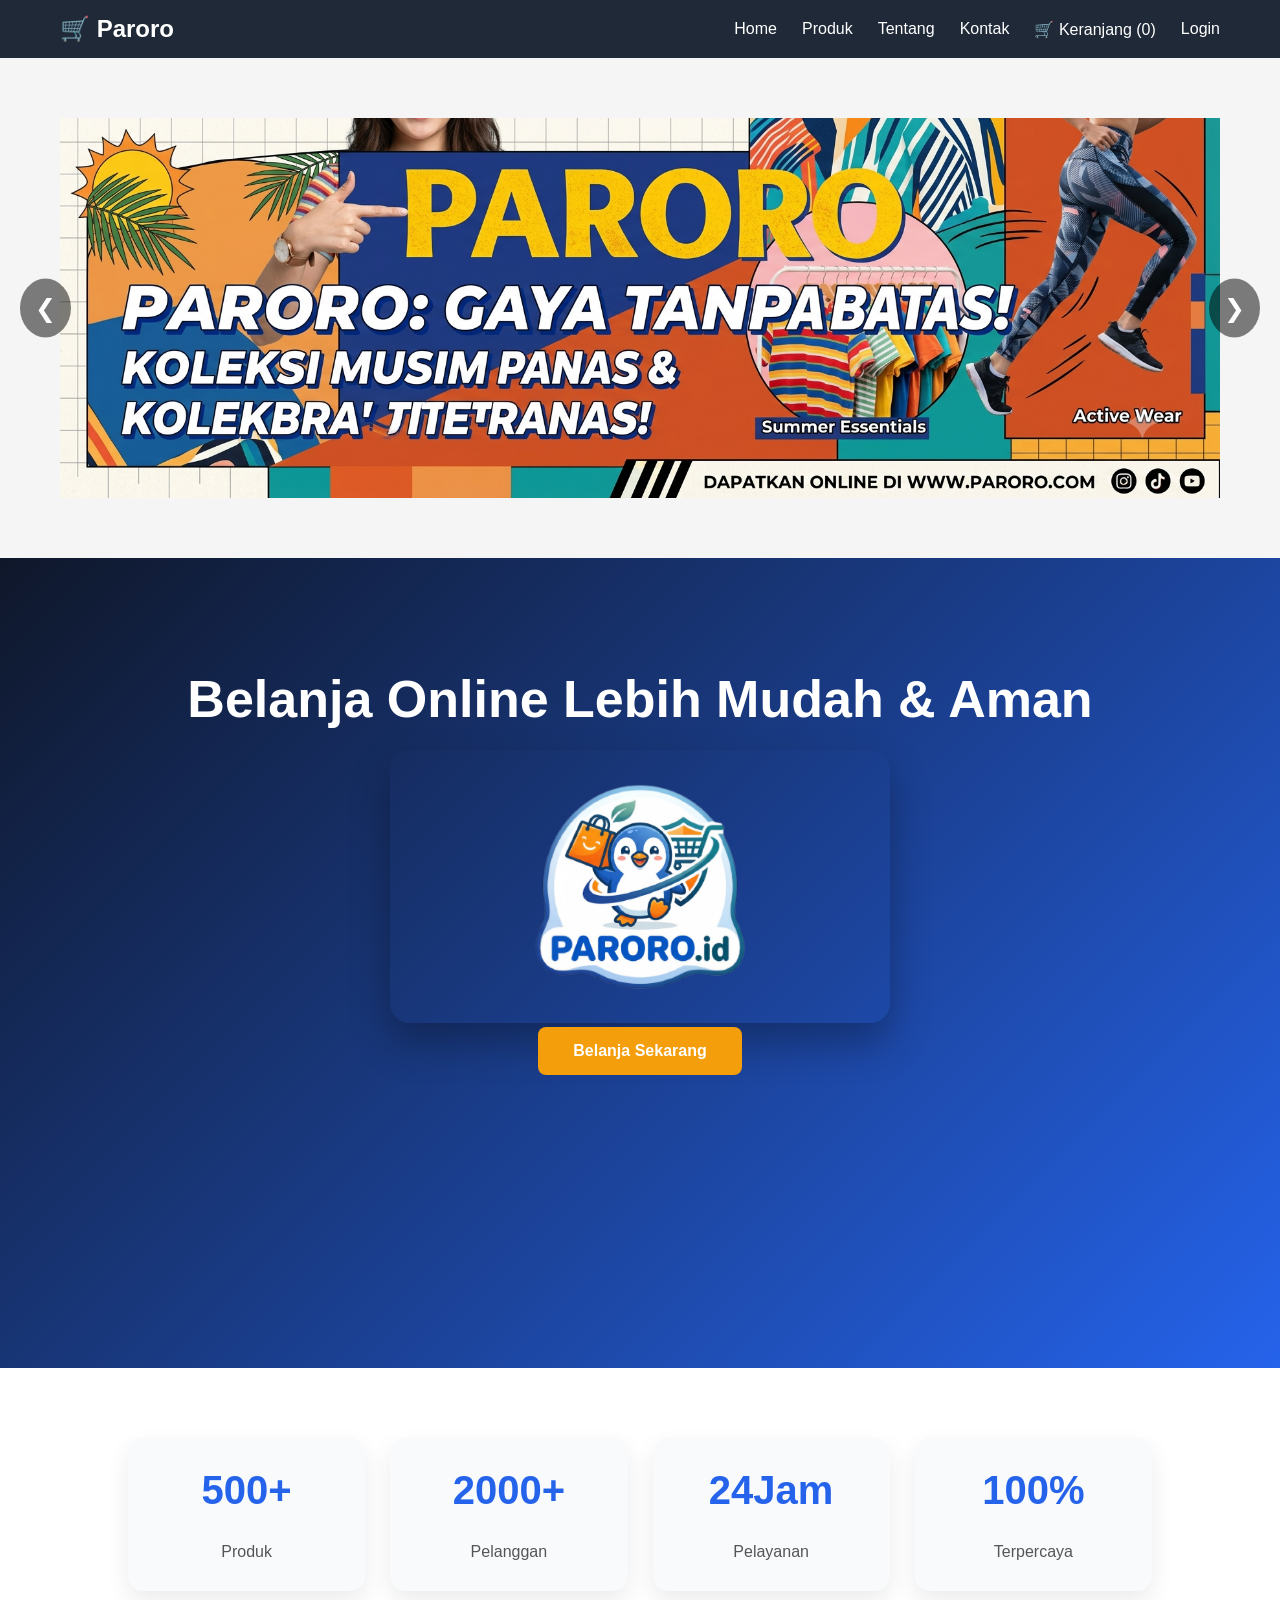
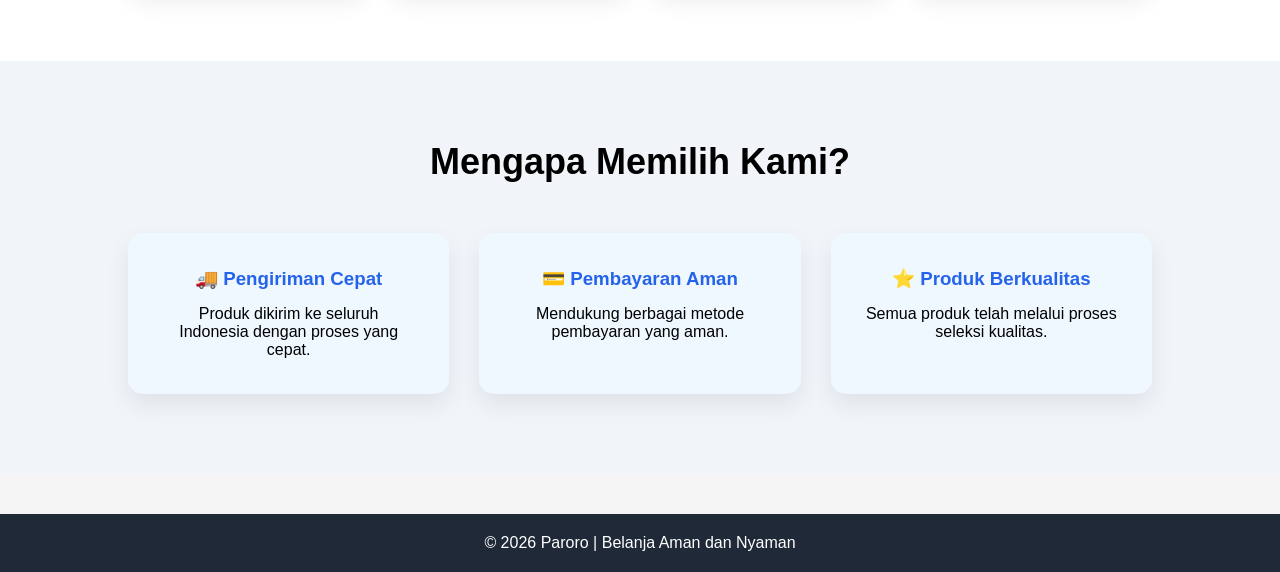
<file: index.html>
<!DOCTYPE html>
<html lang="id">
<head>
    <meta charset="UTF-8">
    <meta name="viewport" content="width=device-width, initial-scale=1.0">
    <title>Paroro - Home</title>
    <link rel="stylesheet" href="style.css">
</head>
<body>

<nav>
    <div class="logo">🛒 Paroro</div>

    <ul>
    <li><a href="index.html">Home</a></li>
    <li><a href="produk.html">Produk</a></li>
    <li><a href="tentang.html">Tentang</a></li>
    <li><a href="kontak.html">Kontak</a></li>
    <li><a href="keranjang.html">🛒 Keranjang (<span id="cart-count">0</span>)</a></li>

    <li id="user-menu">
        <a href="login.html">Login</a>
    </li>
</ul>
</nav>
<section class="slider">

    <div class="slides">

        <div class="slide active">
            <img src="banner/banner1.png" alt="Banner 1">
        </div>

        <div class="slide">
            <img src="banner/banner2.png" alt="Banner 2">
        </div>

        <div class="slide">
            <img src="banner/banner3.png" alt="Banner 3">
        </div>

    </div>

    <button class="prev">&#10094;</button>
    <button class="next">&#10095;</button>

</section>

<!-- Hero -->
<section class="hero">

    <div class="hero-text">
        <h2 id="welcome-user"></h2>
        <h1>Belanja Online Lebih Mudah & Aman</h1>
        <div class="hero-image">
        <img src="logo.png">
    </div>
        <a href="produk.html" class="btn">Belanja Sekarang</a>
    </div>

</section>

<!-- Statistik -->
<section class="stats">

    <div class="stat-box">
        <h2>500+</h2>
        <p>Produk</p>
    </div>

    <div class="stat-box">
        <h2>2000+</h2>
        <p>Pelanggan</p>
    </div>

    <div class="stat-box">
        <h2>24Jam</h2>
        <p>Pelayanan</p>
    </div>

    <div class="stat-box">
        <h2>100%</h2>
        <p>Terpercaya</p>
    </div>

</section>

<!-- Keunggulan -->
<section class="fitur">

    <h2>Mengapa Memilih Kami?</h2>

    <div class="fitur-container">

        <div class="fitur-box">
            <h3>🚚 Pengiriman Cepat</h3>
            <p>Produk dikirim ke seluruh Indonesia dengan proses yang cepat.</p>
        </div>

        <div class="fitur-box">
            <h3>💳 Pembayaran Aman</h3>
            <p>Mendukung berbagai metode pembayaran yang aman.</p>
        </div>

        <div class="fitur-box">
            <h3>⭐ Produk Berkualitas</h3>
            <p>Semua produk telah melalui proses seleksi kualitas.</p>
        </div>

    </div>

</section>

<footer>
    <p>© 2026 Paroro | Belanja Aman dan Nyaman</p>
</footer>
<script src="navbar.js"></script>
<script src="script.js"></script>
</body>
</html>
</file>
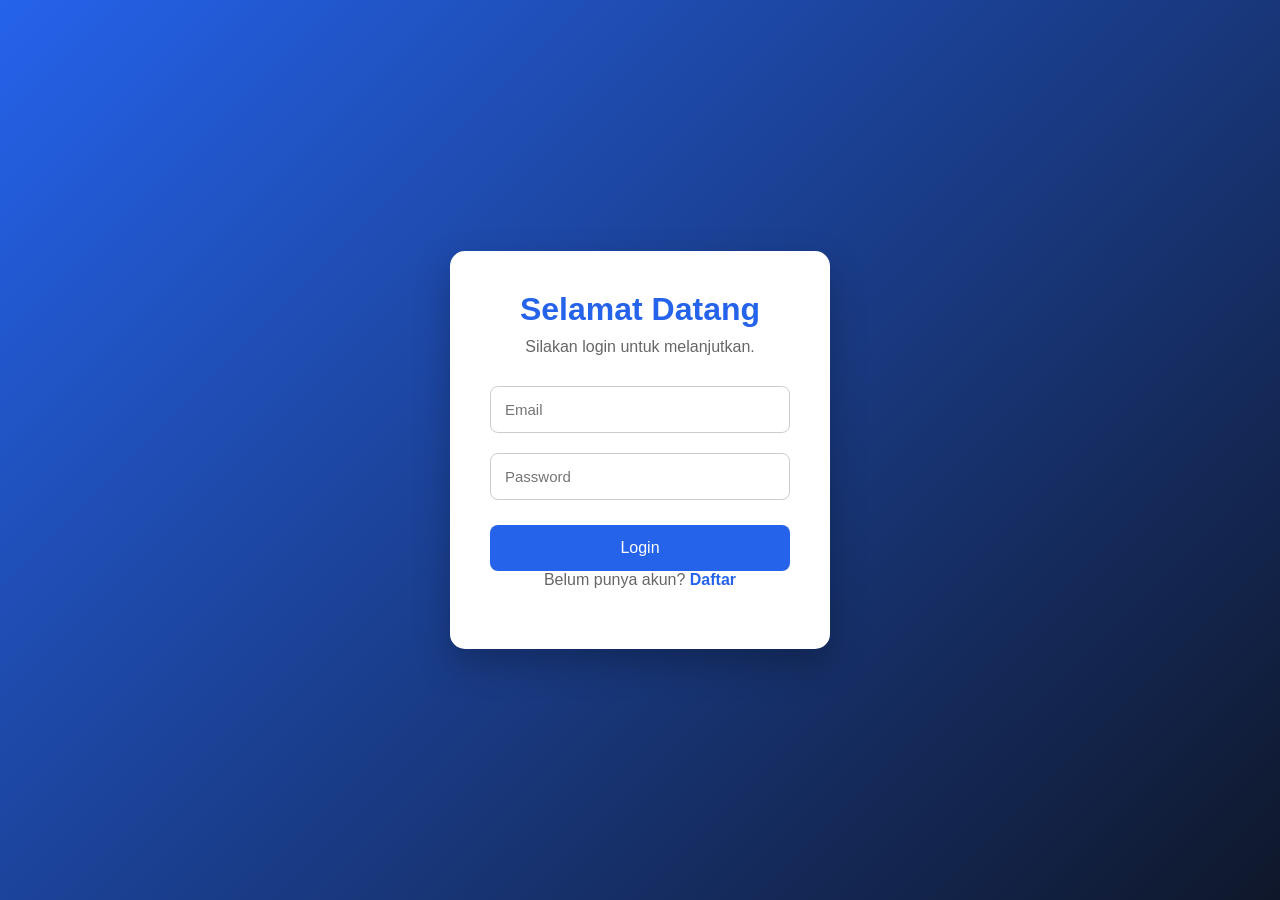
<file: keranjang.html>
<!DOCTYPE html>
<html lang="id">
<head>
    <meta charset="UTF-8">
    <meta name="viewport" content="width=device-width, initial-scale=1.0">
    <title>Keranjang Belanja</title>
    <link rel="stylesheet" href="style.css">
</head>
<body>

<nav>
    <div class="logo">🛒 Paroro</div>

    <ul>
        <li><a href="index.html">Home</a></li>
        <li><a href="produk.html">Produk</a></li>
        <li><a href="tentang.html">Tentang</a></li>
        <li><a href="kontak.html">Kontak</a></li>
        <li><a href="keranjang.html" class="active">Keranjang</a></li>
    </ul>
</nav>

<section class="cart-container">

    <h1>Keranjang Belanja</h1>

    <table class="cart-table">

        <thead>

            <tr>
                <th>No</th>
                <th>Produk</th>
                <th>Harga</th>
                <th>Aksi</th>
            </tr>

        </thead>

        <tbody id="cart-items">

        </tbody>

    </table>

    <h2 id="total">Total : Rp0</h2>

    <div class="cart-buttons">

    <button id="clear-cart">
        Kosongkan Keranjang
    </button>

    <button onclick="window.location='produk.html'">
        Lanjut Belanja
    </button>

    <button id="checkout-btn">
        🛍️ Beli Sekarang
    </button>

</div>

</section>

<script src="keranjang.js"></script>
<script src="navbar.js"></script>

</body>
</html>
</file>
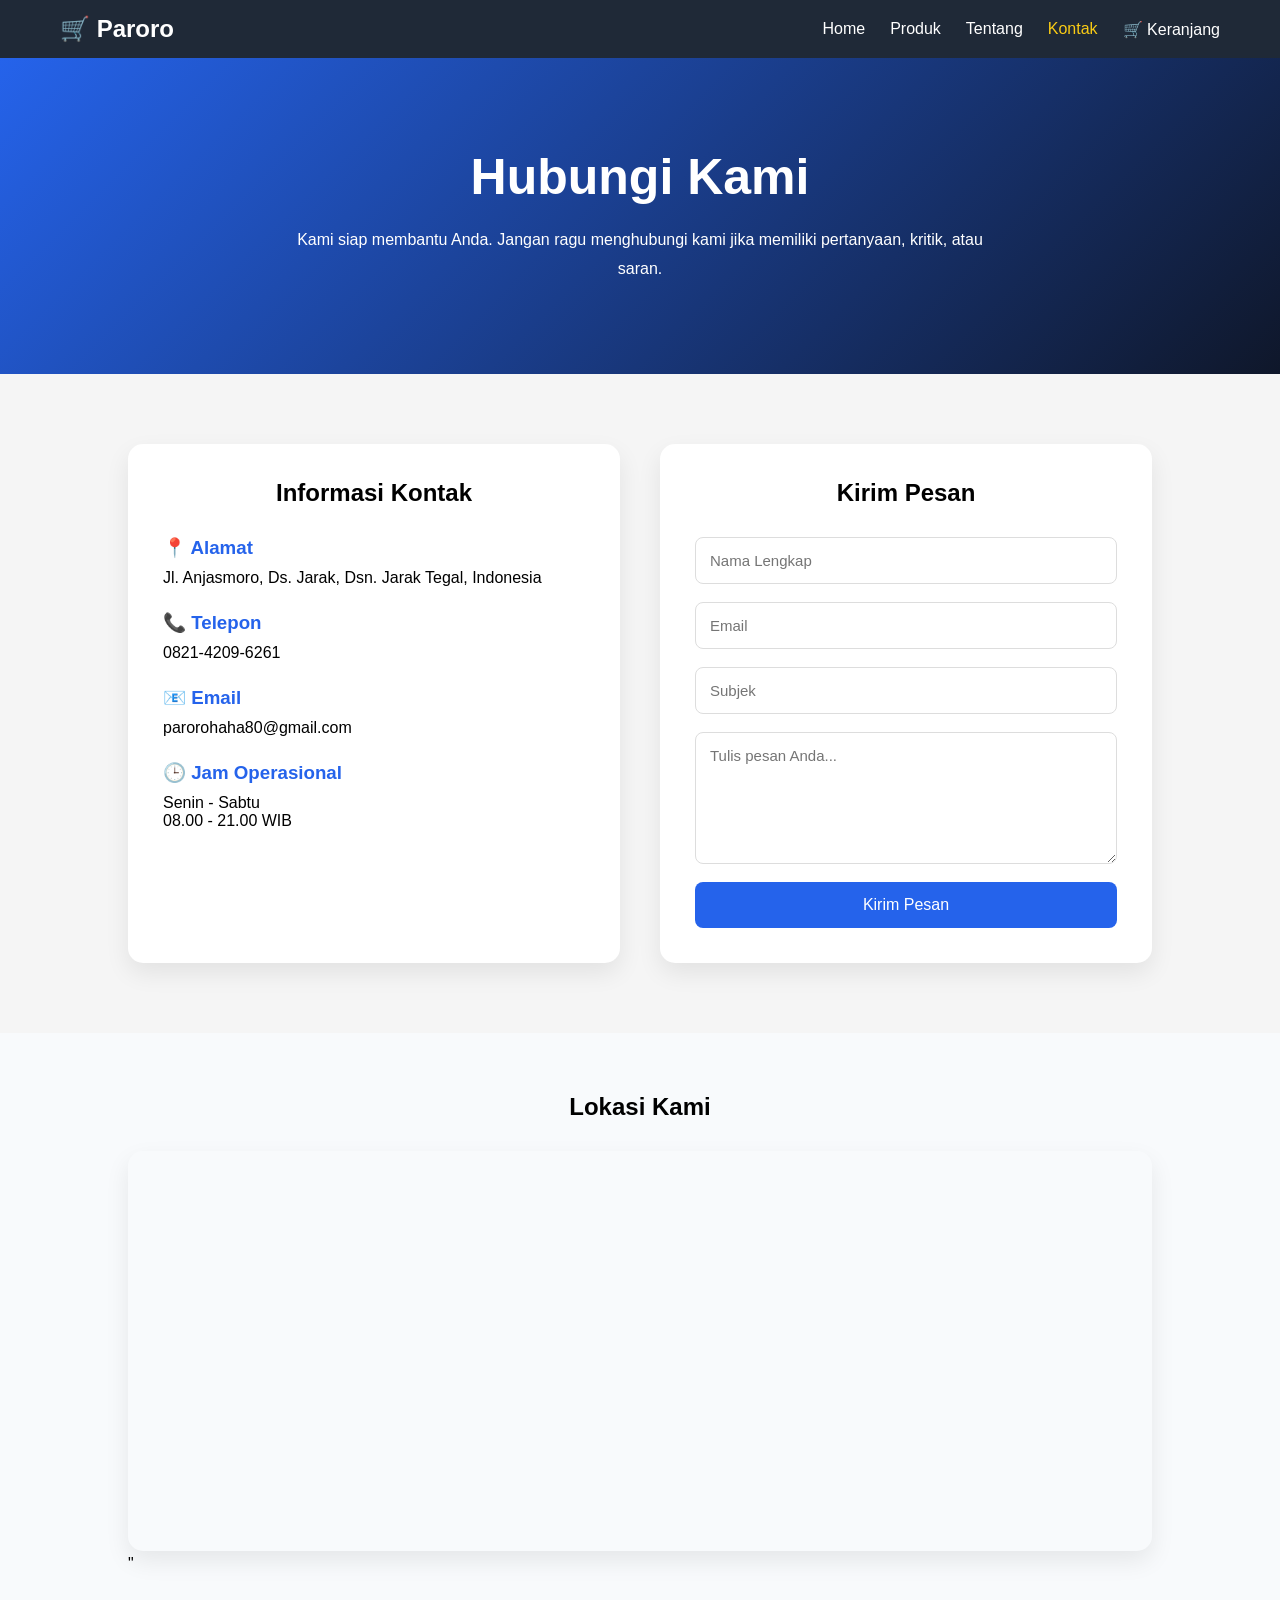
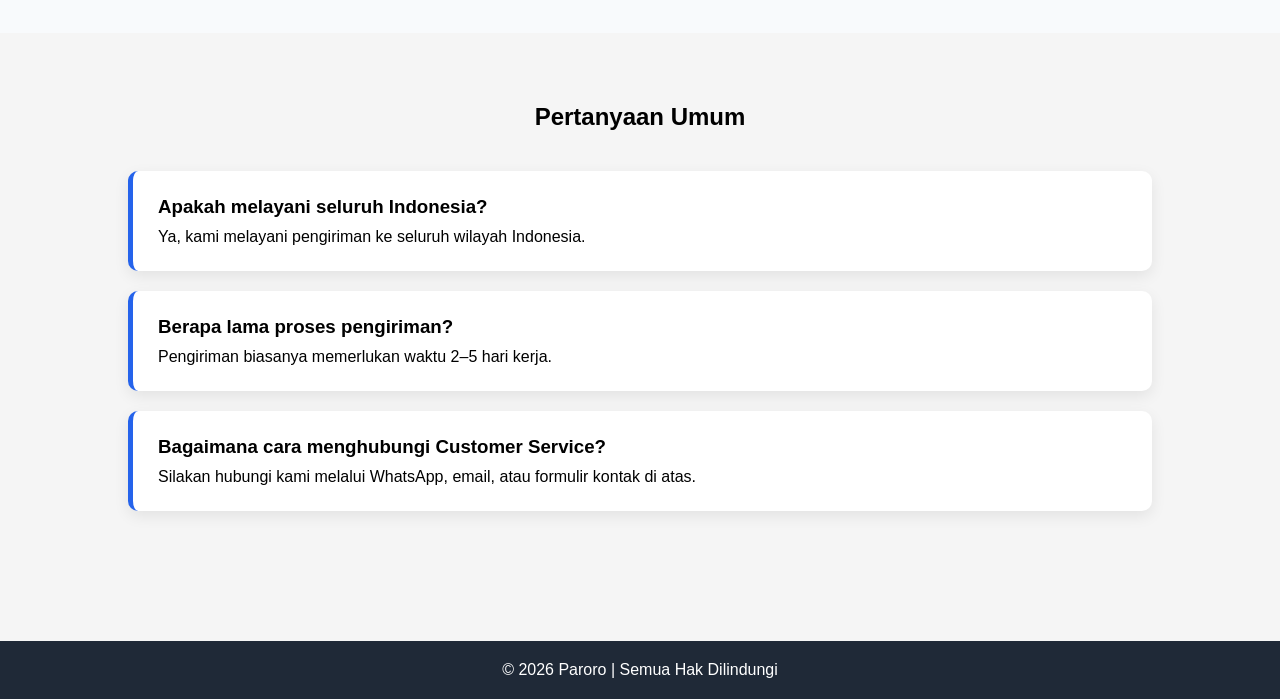
<file: kontak.html>
<!DOCTYPE html>
<html lang="id">
<head>
    <meta charset="UTF-8">
    <meta name="viewport" content="width=device-width, initial-scale=1.0">
    <title>Kontak | Paroro</title>
    <link rel="stylesheet" href="style.css">
</head>
<body>

<nav>
    <div class="logo">🛒 Paroro</div>

    <ul>
        <li><a href="index.html">Home</a></li>
        <li><a href="produk.html">Produk</a></li>
        <li><a href="tentang.html">Tentang</a></li>
        <li><a href="kontak.html" class="active">Kontak</a></li>
        <li><a href="keranjang.html">🛒 Keranjang</a></li>
    </ul>
</nav>

<!-- Banner -->
<section class="contact-hero">

    <h1>Hubungi Kami</h1>

    <p>
        Kami siap membantu Anda. Jangan ragu menghubungi kami jika memiliki
        pertanyaan, kritik, atau saran.
    </p>

</section>

<!-- Kontak -->

<section class="contact-section">

    <!-- Informasi -->

    <div class="contact-info">

        <h2>Informasi Kontak</h2>

        <div class="info-item">
            <h3>📍 Alamat</h3>
            <p>Jl. Anjasmoro, Ds. Jarak, Dsn. Jarak Tegal, Indonesia</p>
        </div>

        <div class="info-item">
            <h3>📞 Telepon</h3>
            <p>0821-4209-6261</p>
        </div>

        <div class="info-item">
            <h3>📧 Email</h3>
            <p>parorohaha80@gmail.com</p>
        </div>

        <div class="info-item">
            <h3>🕒 Jam Operasional</h3>
            <p>Senin - Sabtu<br>08.00 - 21.00 WIB</p>
        </div>

    </div>

    <!-- Form -->

    <div class="contact-form">

        <h2>Kirim Pesan</h2>

        <form>

            <input type="text" placeholder="Nama Lengkap" required>

            <input type="email" placeholder="Email" required>

            <input type="text" placeholder="Subjek">

            <textarea rows="6" placeholder="Tulis pesan Anda..." required></textarea>

            <button type="submit">
                Kirim Pesan
            </button>

        </form>

    </div>

</section>

<!-- Maps -->

<section class="maps">

    <h2>Lokasi Kami</h2>

    <iframe
        src="https://www.google.com/maps/embed?pb=!1m14!1m12!1m3!1d3953.407486056168!2d112.36221627409623!3d-7.746530192272236!2m3!1f0!2f0!3f0!3m2!1i1024!2i768!4f13.1!5e0!3m2!1sid!2sid!4v1785641698406!5m2!1sid!2sid" width="600" height="450" style="border:0;" allowfullscreen="" loading="lazy" referrerpolicy="strict-origin-when-cross-origin"></iframe>"
    </iframe>

</section>

<!-- FAQ -->

<section class="faq">

    <h2>Pertanyaan Umum</h2>

    <div class="faq-box">

        <h3>Apakah melayani seluruh Indonesia?</h3>

        <p>Ya, kami melayani pengiriman ke seluruh wilayah Indonesia.</p>

    </div>

    <div class="faq-box">

        <h3>Berapa lama proses pengiriman?</h3>

        <p>Pengiriman biasanya memerlukan waktu 2–5 hari kerja.</p>

    </div>

    <div class="faq-box">

        <h3>Bagaimana cara menghubungi Customer Service?</h3>

        <p>Silakan hubungi kami melalui WhatsApp, email, atau formulir kontak di atas.</p>

    </div>

</section>

<footer>

    <p>© 2026 Paroro | Semua Hak Dilindungi</p>

</footer>
<script src="navbar.js"></script>
</body>
</html>
</file>
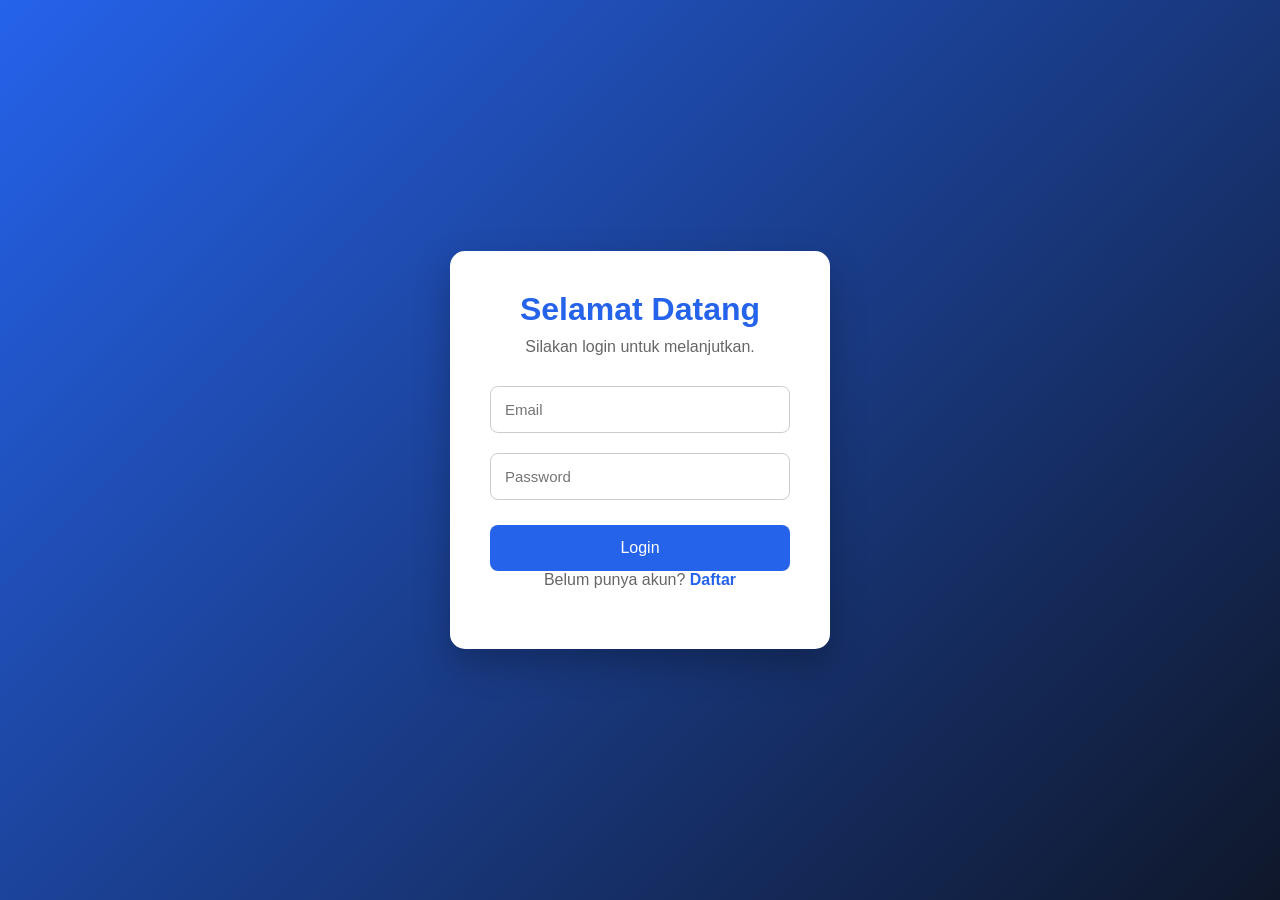
<file: login.html>
<!DOCTYPE html>
<html lang="id">
<head>
    <meta charset="UTF-8">
    <meta name="viewport" content="width=device-width, initial-scale=1.0">
    <title>Login | TokoKu</title>
    <link rel="stylesheet" href="style.css">
</head>
<body class="auth-body">

<div class="auth-container">

    <div class="auth-box">

        <h1>Selamat Datang</h1>

        <p>Silakan login untuk melanjutkan.</p>

        <form id="loginForm">

            <input
            type="email"
            id="loginEmail"
            placeholder="Email"
            required>

            <input
            type="password"
            id="loginPassword"
            placeholder="Password"
            required>

            <button type="submit">

                Login

            </button>

        </form>

        <p>

            Belum punya akun?

            <a href="register.html">

                Daftar

            </a>

        </p>

    </div>

</div>

<script src="auth.js"></script>
<script src="navbar.js"></script>

</body>
</html>
</file>
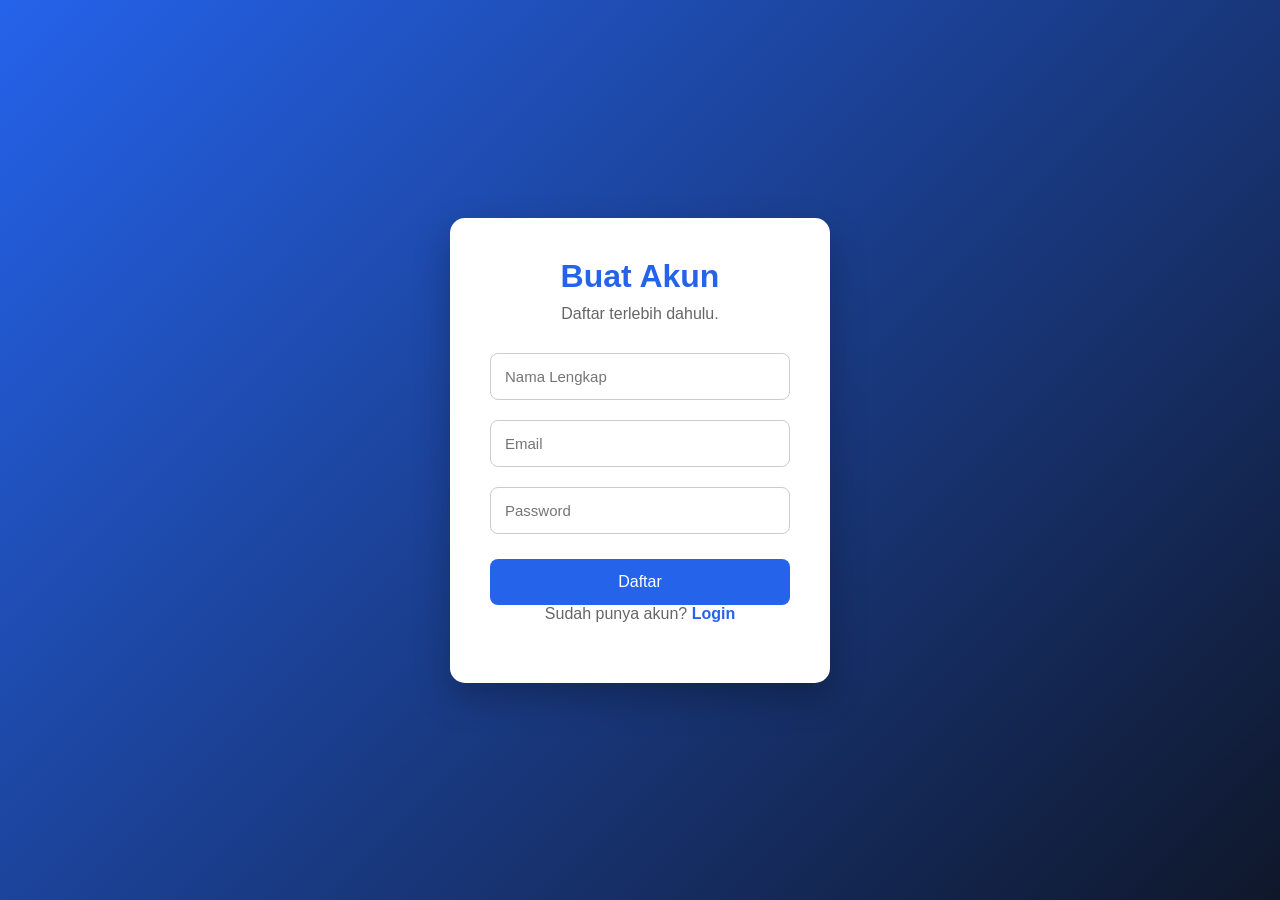
<file: register.html>
<!DOCTYPE html>
<html lang="id">
<head>
<meta charset="UTF-8">
<meta name="viewport" content="width=device-width, initial-scale=1.0">

<title>Register | Paroro</title>

<link rel="stylesheet" href="style.css">

</head>
<body class="auth-body">

<div class="auth-container">

<div class="auth-box">

<h1>Buat Akun</h1>

<p>Daftar terlebih dahulu.</p>

<form id="registerForm">

<input
type="text"
id="registerNama"
placeholder="Nama Lengkap"
required>

<input
type="email"
id="registerEmail"
placeholder="Email"
required>

<input
type="password"
id="registerPassword"
placeholder="Password"
required>

<button type="submit">

Daftar

</button>

</form>

<p>

Sudah punya akun?

<a href="login.html">

Login

</a>

</p>

</div>

</div>

<script src="auth.js"></script>
<script src="navbar.js"></script>

</body>
</html>
</file>
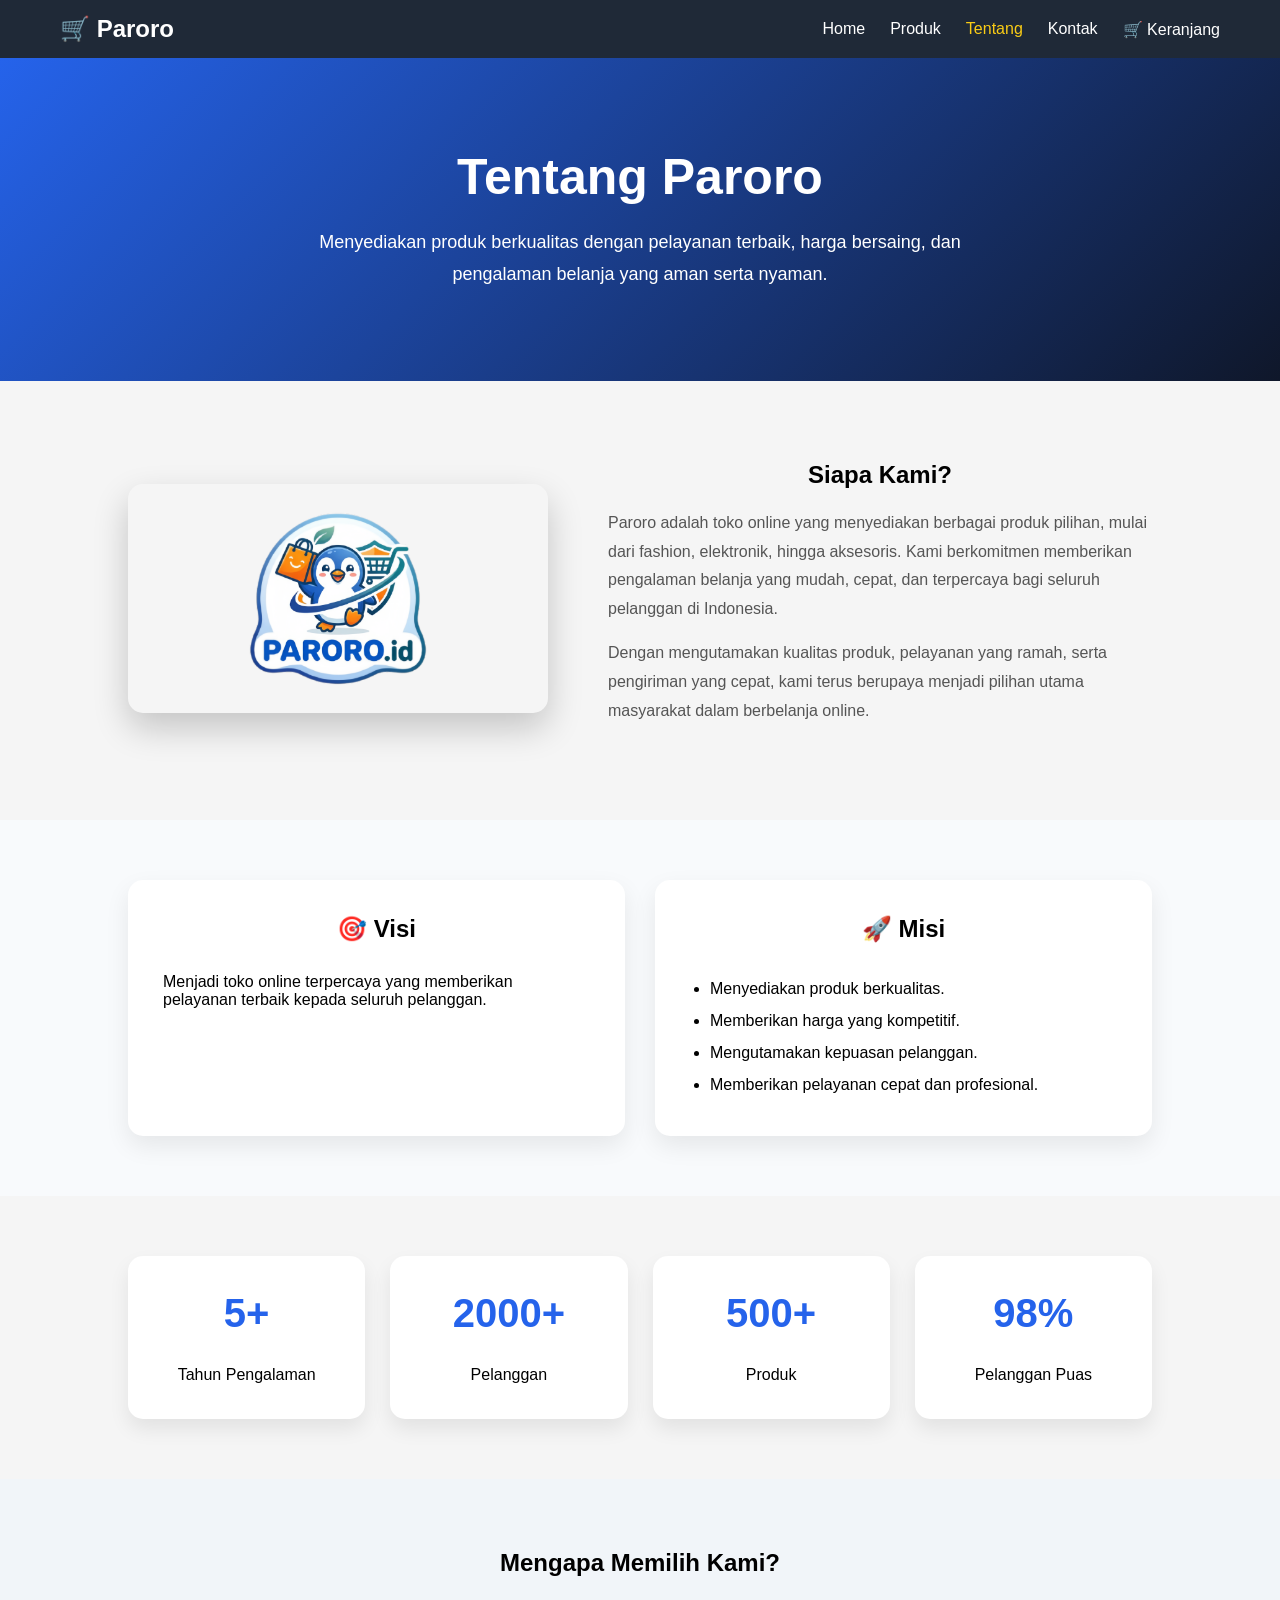
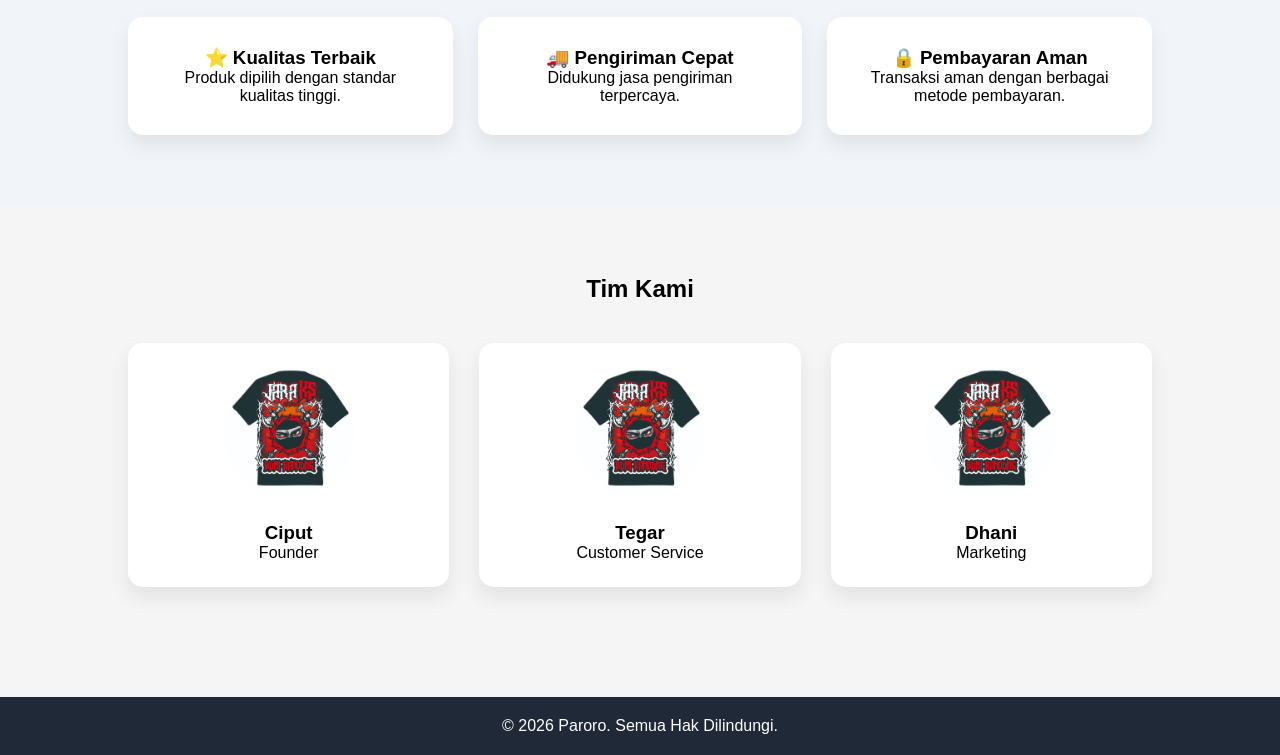
<file: tentang.html>
<!DOCTYPE html>
<html lang="id">
<head>
    <meta charset="UTF-8">
    <meta name="viewport" content="width=device-width, initial-scale=1.0">
    <title>Tentang Kami | Paroro</title>
    <link rel="stylesheet" href="style.css">
</head>
<body>

<nav>
    <div class="logo">🛒 Paroro</div>

    <ul>
        <li><a href="index.html">Home</a></li>
        <li><a href="produk.html">Produk</a></li>
        <li><a href="tentang.html" class="active">Tentang</a></li>
        <li><a href="kontak.html">Kontak</a></li>
        <li><a href="keranjang.html">🛒 Keranjang</a></li>
    </ul>
</nav>

<!-- Banner -->
<section class="about-hero">

    <div class="about-text">
        <h1>Tentang Paroro</h1>

        <p>
            Menyediakan produk berkualitas dengan pelayanan terbaik,
            harga bersaing, dan pengalaman belanja yang aman serta nyaman.
        </p>
    </div>

</section>

<!-- Profil -->
<section class="about-section">

    <div class="about-image">
        <img src="Tentang/logo.png" alt="Toko Kami">
    </div>

    <div class="about-content">

        <h2>Siapa Kami?</h2>

        <p>
            Paroro adalah toko online yang menyediakan berbagai produk pilihan,
            mulai dari fashion, elektronik, hingga aksesoris.
            Kami berkomitmen memberikan pengalaman belanja yang mudah,
            cepat, dan terpercaya bagi seluruh pelanggan di Indonesia.
        </p>

        <p>
            Dengan mengutamakan kualitas produk, pelayanan yang ramah,
            serta pengiriman yang cepat, kami terus berupaya menjadi
            pilihan utama masyarakat dalam berbelanja online.
        </p>

    </div>

</section>

<!-- Visi Misi -->

<section class="vision">

    <div class="box">

        <h2>🎯 Visi</h2>

        <p>
            Menjadi toko online terpercaya yang memberikan pelayanan
            terbaik kepada seluruh pelanggan.
        </p>

    </div>

    <div class="box">

        <h2>🚀 Misi</h2>

        <ul>
            <li>Menyediakan produk berkualitas.</li>
            <li>Memberikan harga yang kompetitif.</li>
            <li>Mengutamakan kepuasan pelanggan.</li>
            <li>Memberikan pelayanan cepat dan profesional.</li>
        </ul>

    </div>

</section>

<!-- Statistik -->

<section class="company-stat">

    <div class="stat-card">
        <h2>5+</h2>
        <p>Tahun Pengalaman</p>
    </div>

    <div class="stat-card">
        <h2>2000+</h2>
        <p>Pelanggan</p>
    </div>

    <div class="stat-card">
        <h2>500+</h2>
        <p>Produk</p>
    </div>

    <div class="stat-card">
        <h2>98%</h2>
        <p>Pelanggan Puas</p>
    </div>

</section>

<!-- Nilai -->

<section class="nilai">

<h2>Mengapa Memilih Kami?</h2>

<div class="nilai-grid">

<div class="nilai-card">

<h3>⭐ Kualitas Terbaik</h3>

<p>
Produk dipilih dengan standar kualitas tinggi.
</p>

</div>

<div class="nilai-card">

<h3>🚚 Pengiriman Cepat</h3>

<p>
Didukung jasa pengiriman terpercaya.
</p>

</div>

<div class="nilai-card">

<h3>🔒 Pembayaran Aman</h3>

<p>
Transaksi aman dengan berbagai metode pembayaran.
</p>

</div>

</div>

</section>

<!-- Tim -->

<section class="team">

<h2>Tim Kami</h2>

<div class="team-grid">

<div class="member">

<img src="img tentang/JARAKS.jpg">

<h3>Ciput</h3>

<p>Founder</p>

</div>

<div class="member">

<img src="img tentang/JARAKS.jpg">

<h3>Tegar</h3>

<p>Customer Service</p>

</div>

<div class="member">

<img src="img tentang/JARAKS.jpg">

<h3>Dhani</h3>

<p>Marketing</p>

</div>

</div>

</section>

<footer>

<p>
© 2026 Paroro. Semua Hak Dilindungi.
</p>

</footer>
<script src="navbar.js"></script>
</body>
</html>
</file>
<file: style.css>
*{
    margin:0;
    padding:0;
    box-sizing:border-box;
    font-family:Arial,sans-serif;
}

body{
    background:#f5f5f5;
}

nav{
    background:#1f2937;
    display:flex;
    justify-content:space-between;
    align-items:center;
    padding:15px 60px;
}

.logo{
    color:white;
    font-size:24px;
    font-weight:bold;
}

nav ul{
    display:flex;
    list-style:none;
}

nav ul li{
    margin-left:25px;
}

nav ul li a{
    color:white;
    text-decoration:none;
    transition:.3s;
}

nav ul li a:hover,
.active{
    color:#facc15;
}

.hero{
    height:85vh;
    display:flex;
    flex-direction:column;
    justify-content:center;
    align-items:center;
    text-align:center;
    color:white;
    background:linear-gradient(to right,#2563eb,#06b6d4);
}

.hero h1{
    font-size:50px;
}

.hero p{
    margin:20px;
}

.btn{
    background:white;
    color:#2563eb;
    padding:12px 25px;
    text-decoration:none;
    border-radius:8px;
    font-weight:bold;
}

section{
    padding:60px;
}

h2{
    text-align:center;
    margin-bottom:30px;
}

.produk-container{
    display:flex;
    justify-content:center;
    flex-wrap:wrap;
    gap:30px;
}

.card{
    width:250px;
    background:white;
    border-radius:10px;
    overflow:hidden;
    box-shadow:0 0 10px rgba(0,0,0,.2);
    text-align:center;
}

.card img{
    width:100%;
}

.card h3{
    margin:15px 0;
}

.card p{
    color:red;
    font-weight:bold;
}

.card button{
    margin:15px;
    padding:10px 20px;
    border:none;
    background:#2563eb;
    color:white;
    border-radius:5px;
    cursor:pointer;
}

.kontak-form{
    width:400px;
    margin:auto;
    display:flex;
    flex-direction:column;
    gap:15px;
}

.kontak-form input,
.kontak-form textarea{
    padding:12px;
}

.kontak-form button{
    padding:12px;
    border:none;
    background:#2563eb;
    color:white;
    cursor:pointer;
}

footer{
    background:#1f2937;
    color:white;
    text-align:center;
    padding:20px;
    margin-top:40px;
}/* ================= HERO ================= */

.hero{
    display:flex;
    justify-content:space-between;
    align-items:center;
    padding:80px 10%;
    background:linear-gradient(135deg,#0f172a,#2563eb);
    color:white;
    min-height:90vh;
    gap:40px;
}

.hero-text{
    flex:1;
}

.hero-text h1{
    font-size:52px;
    margin-bottom:20px;
    line-height:1.2;
}

.hero-text p{
    font-size:18px;
    line-height:1.8;
    margin-bottom:30px;
    color:#e2e8f0;
}

.hero-image{
    flex:1;
    text-align:center;
}

.hero-image img{
    width:100%;
    max-width:500px;
    border-radius:20px;
    box-shadow:0 20px 40px rgba(0,0,0,.3);
}

.btn{
    display:inline-block;
    padding:15px 35px;
    background:#f59e0b;
    color:white;
    text-decoration:none;
    border-radius:8px;
    font-weight:bold;
    transition:.3s;
}

.btn:hover{
    background:#d97706;
    transform:translateY(-3px);
}

/* ================= STATISTIK ================= */

.stats{
    display:grid;
    grid-template-columns:repeat(auto-fit,minmax(180px,1fr));
    gap:25px;
    padding:70px 10%;
    background:white;
}

.stat-box{
    text-align:center;
    padding:30px;
    border-radius:15px;
    background:#f8fafc;
    box-shadow:0 10px 25px rgba(0,0,0,.08);
}

.stat-box h2{
    color:#2563eb;
    font-size:40px;
}

.stat-box p{
    margin-top:10px;
    color:#555;
}

/* ================= FITUR ================= */

.fitur{
    background:#f1f5f9;
    padding:80px 10%;
}

.fitur h2{
    text-align:center;
    margin-bottom:50px;
    font-size:36px;
}

.fitur-container{
    display:grid;
    grid-template-columns:repeat(auto-fit,minmax(280px,1fr));
    gap:30px;
}

.fitur-box{
    background:aliceblue;
    padding:35px;
    border-radius:15px;
    text-align:center;
    box-shadow:0 10px 25px rgba(0,0,0,.08);
    transition:.3s;
}

.fitur-box:hover{
    transform:translateY(-10px);
}

.fitur-box h3{
    color:#2563eb;
    margin-bottom:15px;
}

/* ================= RESPONSIVE ================= */

@media(max-width:900px){

.hero{
    flex-direction:column;
    text-align:center;
}

.hero-text h1{
    font-size:38px;
}

.hero-image img{
    max-width:350px;
}

}/* ================= HEADER PRODUK ================= */

.produk-header{

    background:linear-gradient(135deg,#2563eb,#0f172a);
    color:white;
    text-align:center;
    padding:80px 10%;

}

.produk-header h1{

    font-size:45px;
    margin-bottom:15px;

}

.produk-header p{

    color:#dbeafe;
    margin-bottom:35px;

}

.search-filter{

    display:flex;
    justify-content:center;
    gap:20px;
    flex-wrap:wrap;

}

.search-filter input,
.search-filter select{

    padding:14px 18px;
    border:none;
    border-radius:8px;
    width:280px;
    font-size:16px;

}

/* ================= GRID PRODUK ================= */

.produk-grid{
    display:grid;
    grid-template-columns:repeat(auto-fit, minmax(280px, 280px));
    justify-content:center;
    gap:30px;
    padding:60px;
    background:#f8fafc;
}
}

.product-card{

    background:white;
    border-radius:15px;
    overflow:hidden;
    box-shadow:0 10px 25px rgba(0,0,0,.08);
    position:relative;
    transition:.3s;

}

.product-card:hover{

    transform:translateY(-10px);

}

.product-card img{

    width:100%;
    height:230px;
    object-fit:cover;

}

.product-info{

    padding:20px;

}

.product-info h3{

    margin-bottom:15px;

}

.price{

    margin-bottom:20px;

}

.old{

    color:#888;
    text-decoration:line-through;
    margin-right:10px;

}

.new{

    color:#2563eb;
    font-size:22px;
    font-weight:bold;

}

.product-info button{

    width:100%;
    padding:12px;
    background:#2563eb;
    color:white;
    border:none;
    border-radius:8px;
    font-size:15px;
    cursor:pointer;
    transition:.3s;

}

.product-info button:hover{

    background:#1d4ed8;

}

/* ================= BADGE ================= */

.badge{

    position:absolute;
    top:15px;
    left:15px;
    background:#16a34a;
    color:white;
    padding:6px 12px;
    border-radius:20px;
    font-size:13px;

}

.discount{

    background:#dc2626;

}

/* ================= RESPONSIVE ================= */

@media(max-width:768px){

.produk-header h1{

    font-size:35px;

}

.search-filter{

    flex-direction:column;
    align-items:center;

}

.search-filter input,
.search-filter select{

    width:100%;

}

}
.btn-group{
    display:flex;
    gap:10px;
    margin-top:15px;
}

.btn-group button{
    flex:1;
    padding:10px;
    border:none;
    border-radius:8px;
    cursor:pointer;
}

.cart-btn{
    background:#2563eb;
    color:white;
}

.buy-btn{
    background:#16a34a;
    color:white;
}

.cart-btn:hover{
    background:#1d4ed8;
}

.buy-btn:hover{
    background:#15803d;
}
.cart-container{

    width:90%;
    max-width:900px;
    margin:40px auto;

}

.cart-container h1{

    margin-bottom:30px;
    text-align:center;

}

.cart-table{

    width:100%;
    border-collapse:collapse;
    background:white;

}

.cart-table th,
.cart-table td{

    border:1px solid #ddd;
    padding:15px;
    text-align:center;

}

.cart-table th{

    background:#2563eb;
    color:white;

}

.cart-table button{

    background:#dc2626;
    color:white;
    border:none;
    padding:8px 15px;
    border-radius:5px;
    cursor:pointer;

}

.cart-table button:hover{

    background:#b91c1c;

}

#total{

    margin-top:20px;
    text-align:right;

}

.cart-buttons{

    margin-top:20px;
    display:flex;
    gap:15px;
    justify-content:flex-end;

}

.cart-buttons button{

    padding:12px 20px;
    border:none;
    border-radius:6px;
    cursor:pointer;
    background:#2563eb;
    color:white;

}

.cart-buttons button:first-child{

    background:#ef4444;

}
/* ================= TENTANG ================= */

.about-hero{

background:linear-gradient(135deg,#2563eb,#0f172a);

color:white;

padding:90px 10%;

text-align:center;

}

.about-hero h1{

font-size:50px;

margin-bottom:20px;

}

.about-hero p{

font-size:18px;

max-width:700px;

margin:auto;

line-height:1.8;

}

/* Profil */

.about-section{

display:flex;

justify-content:center;

align-items:center;

gap:60px;

padding:80px 10%;

flex-wrap:wrap;

}

.about-image img{

width:420px;

border-radius:15px;

box-shadow:0 15px 35px rgba(0,0,0,.2);

}

.about-content{

flex:1;

min-width:300px;

}

.about-content h2{

margin-bottom:20px;

}

.about-content p{

line-height:1.8;

margin-bottom:15px;

color:#555;

}

/* Visi */

.vision{

display:grid;

grid-template-columns:repeat(auto-fit,minmax(320px,1fr));

gap:30px;

padding:60px 10%;

background:#f8fafc;

}

.box{

background:white;

padding:35px;

border-radius:15px;

box-shadow:0 10px 25px rgba(0,0,0,.08);

}

.box ul{

padding-left:20px;

line-height:2;

}

/* Statistik */

.company-stat{

display:grid;

grid-template-columns:repeat(auto-fit,minmax(180px,1fr));

gap:25px;

padding:60px 10%;

}

.stat-card{

background:white;

padding:35px;

text-align:center;

border-radius:15px;

box-shadow:0 10px 20px rgba(0,0,0,.08);

}

.stat-card h2{

color:#2563eb;

font-size:40px;

}

/* Nilai */

.nilai{

padding:70px 10%;

background:#f1f5f9;

}

.nilai h2{

text-align:center;

margin-bottom:40px;

}

.nilai-grid{

display:grid;

grid-template-columns:repeat(auto-fit,minmax(250px,1fr));

gap:25px;

}

.nilai-card{

background:white;

padding:30px;

border-radius:15px;

text-align:center;

box-shadow:0 10px 20px rgba(0,0,0,.08);

}

/* Tim */

.team{

padding:70px 10%;

}

.team h2{

text-align:center;

margin-bottom:40px;

}

.team-grid{

display:grid;

grid-template-columns:repeat(auto-fit,minmax(220px,1fr));

gap:30px;

}

.member{

background:white;

padding:25px;

text-align:center;

border-radius:15px;

box-shadow:0 10px 20px rgba(0,0,0,.08);

}

.member img{

width:130px;

height:130px;

border-radius:50%;

object-fit:cover;

margin-bottom:20px;

}
/* ================= KONTAK ================= */

.contact-hero{

    background:linear-gradient(135deg,#2563eb,#0f172a);

    color:white;

    text-align:center;

    padding:90px 10%;

}

.contact-hero h1{

    font-size:50px;

    margin-bottom:20px;

}

.contact-hero p{

    max-width:700px;

    margin:auto;

    line-height:1.8;

}

/* Layout */

.contact-section{

    display:grid;

    grid-template-columns:1fr 1fr;

    gap:40px;

    padding:70px 10%;

}

/* Informasi */

.contact-info{

    background:white;

    padding:35px;

    border-radius:15px;

    box-shadow:0 10px 25px rgba(0,0,0,.08);

}

.info-item{

    margin-bottom:25px;

}

.info-item h3{

    color:#2563eb;

    margin-bottom:10px;

}

/* Form */

.contact-form{

    background:white;

    padding:35px;

    border-radius:15px;

    box-shadow:0 10px 25px rgba(0,0,0,.08);

}

.contact-form form{

    display:flex;

    flex-direction:column;

    gap:18px;

}

.contact-form input,

.contact-form textarea{

    padding:14px;

    border:1px solid #ddd;

    border-radius:8px;

    font-size:15px;

}

.contact-form input:focus,

.contact-form textarea:focus{

    outline:none;

    border-color:#2563eb;

}

.contact-form button{

    background:#2563eb;

    color:white;

    padding:14px;

    border:none;

    border-radius:8px;

    cursor:pointer;

    font-size:16px;

    transition:.3s;

}

.contact-form button:hover{

    background:#1d4ed8;

}

/* Maps */

.maps{

    padding:60px 10%;

    background:#f8fafc;

}

.maps h2{

    text-align:center;

    margin-bottom:30px;

}

.maps iframe{

    width:100%;

    height:400px;

    border:none;

    border-radius:15px;

    box-shadow:0 10px 25px rgba(0,0,0,.08);

}

/* FAQ */

.faq{

    padding:70px 10%;

}

.faq h2{

    text-align:center;

    margin-bottom:40px;

}

.faq-box{

    background:white;

    margin-bottom:20px;

    padding:25px;

    border-left:5px solid #2563eb;

    border-radius:10px;

    box-shadow:0 5px 15px rgba(0,0,0,.08);

}

.faq-box h3{

    margin-bottom:10px;

}

/* Responsive */

@media(max-width:900px){

.contact-section{

    grid-template-columns:1fr;

}

.contact-hero h1{

    font-size:38px;

}

}
#checkout-btn{

    background:#16a34a;

}

#checkout-btn:hover{

    background:#15803d;

}
/* ================= LOGIN REGISTER ================= */

.auth-body{

background:linear-gradient(135deg,#2563eb,#0f172a);

height:100vh;

display:flex;

justify-content:center;

align-items:center;

font-family:Arial,Helvetica,sans-serif;

}

.auth-container{

width:100%;

display:flex;

justify-content:center;

}

.auth-box{

background:white;

padding:40px;

width:380px;

border-radius:15px;

box-shadow:0 15px 35px rgba(0,0,0,.25);

text-align:center;

}

.auth-box h1{

margin-bottom:10px;

color:#2563eb;

}

.auth-box p{

color:#666;

margin-bottom:20px;

}

.auth-box input{

width:100%;

padding:14px;

margin:10px 0;

border:1px solid #ccc;

border-radius:8px;

font-size:15px;

box-sizing:border-box;

}

.auth-box input:focus{

border-color:#2563eb;

outline:none;

}

.auth-box button{

width:100%;

padding:14px;

background:#2563eb;

color:white;

border:none;

border-radius:8px;

cursor:pointer;

font-size:16px;

margin-top:15px;

transition:.3s;

}

.auth-box button:hover{

background:#1d4ed8;

}

.auth-box a{

color:#2563eb;

text-decoration:none;

font-weight:bold;

}
/* ================= SLIDER ================= */

.slider{

    width:100%;

    height:500px;

    overflow:hidden;

    position:relative;

}

.slides{

    width:100%;

    height:100%;

}

.slide{

    display:none;

    width:100%;

    height:100%;

}

.slide.active{

    display:block;

}

.slide img{

    width:100%;

    height:100%;

    object-fit:cover;

}

/* Tombol */

.prev,
.next{

    position:absolute;

    top:50%;

    transform:translateY(-50%);

    background:rgba(0,0,0,.5);

    color:white;

    border:none;

    padding:15px;

    cursor:pointer;

    font-size:25px;

    border-radius:50%;

}

.prev{

    left:20px;

}

.next{

    right:20px;

}

.prev:hover,
.next:hover{

    background:#2563eb;

}
</file>
